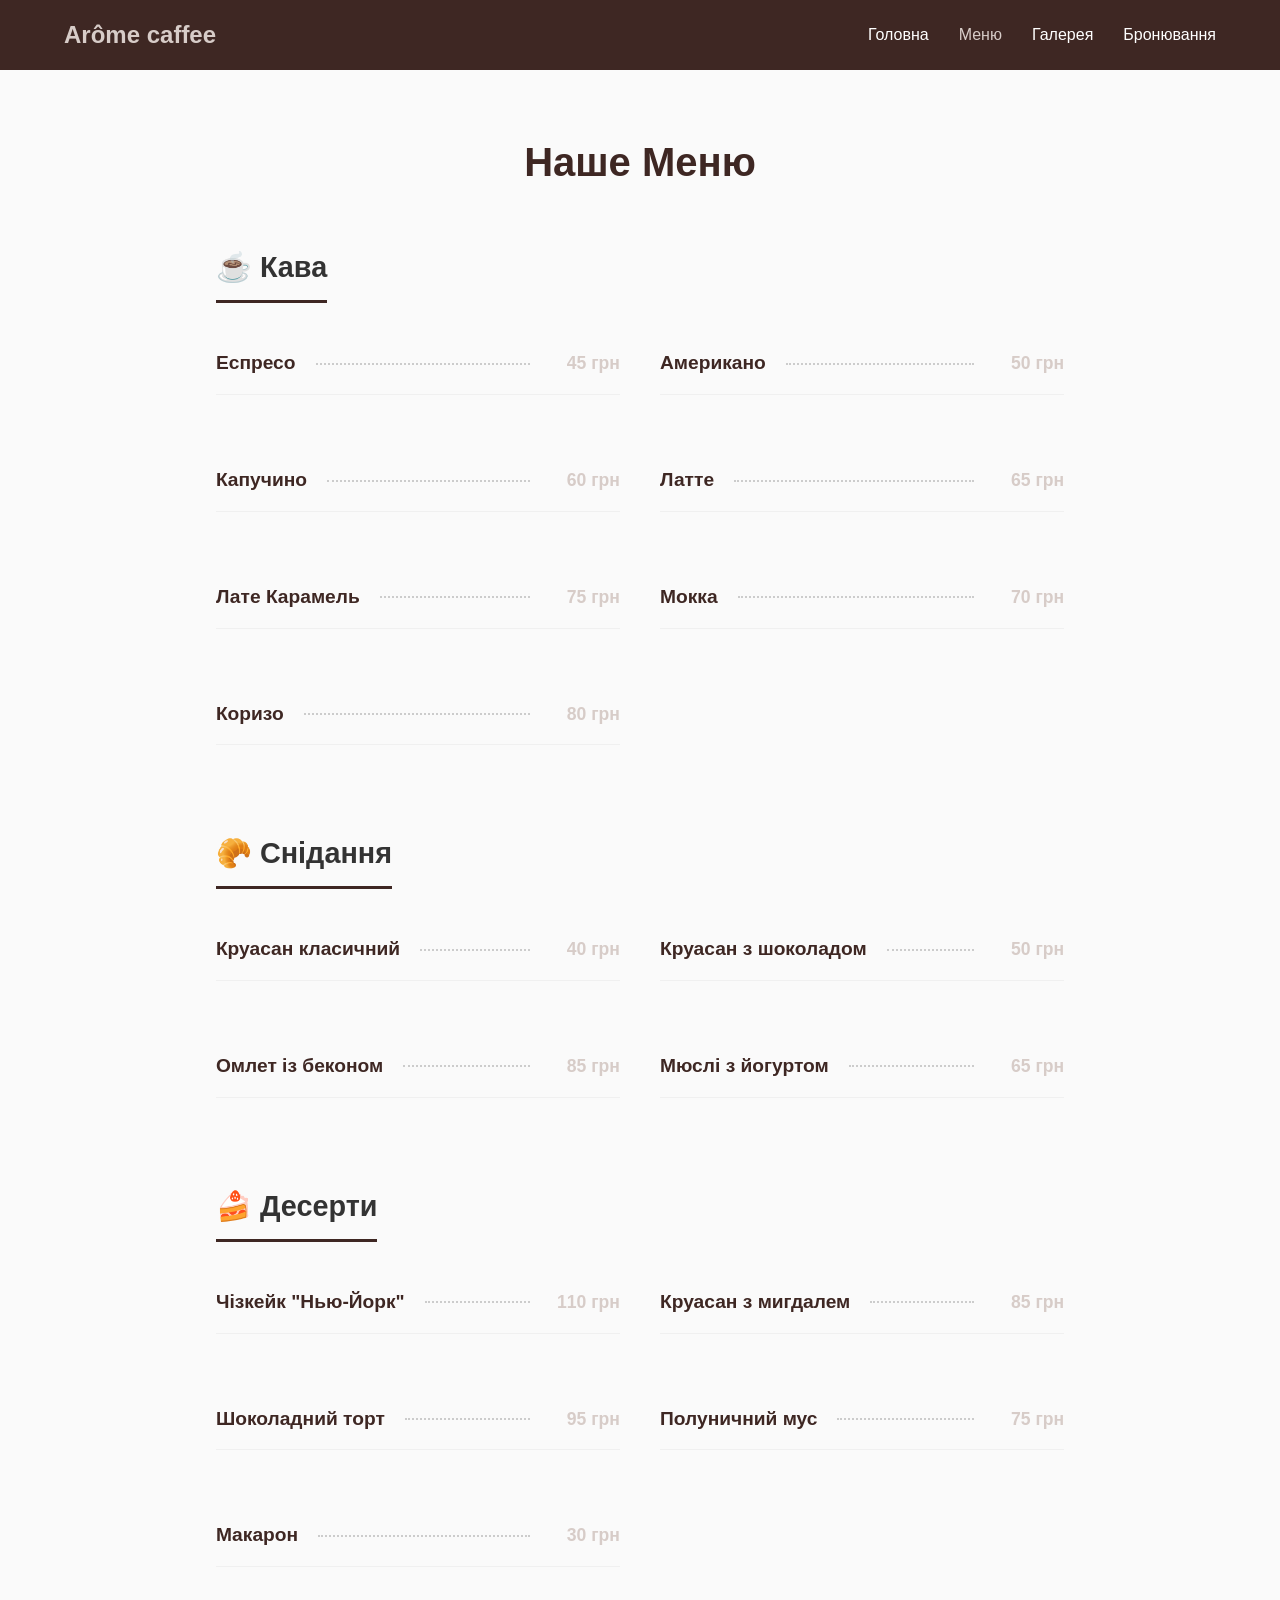
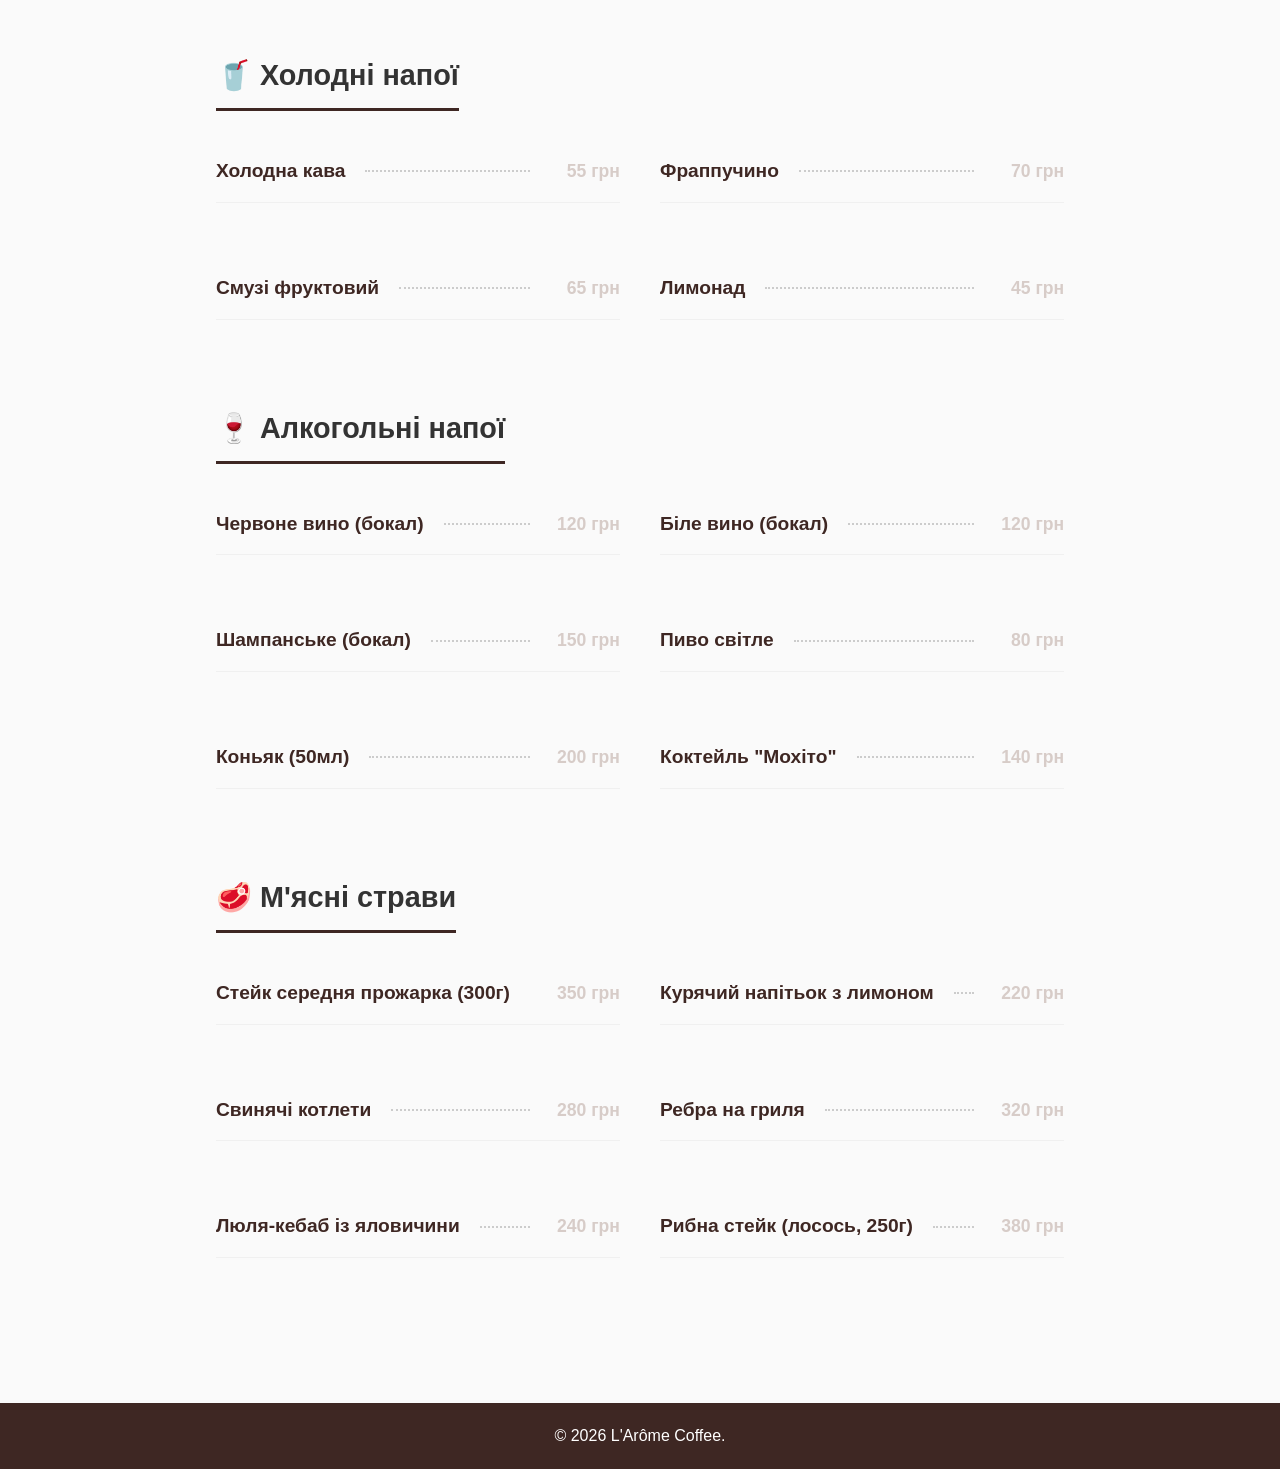
<file: menu.html>
<!DOCTYPE html>
<html lang="uk">
<head>
    <meta charset="UTF-8">
    <meta name="viewport" content="width=device-width, initial-scale=1.0">
    <title>Меню | Arôme caffee</title>
    <link rel="stylesheet" href="style.css">
</head>
<body>

    <header class="navbar">
        <div class="logo">Arôme caffee</div>
        <button class="hamburger" id="hamburger">
            <span></span>
            <span></span>
            <span></span>
        </button>
        <nav class="nav-menu" id="navMenu">
            <a href="index.html">Головна</a>
            <a href="menu.html" class="active">Меню</a>
            <a href="gallery.html">Галерея</a>
            <a href="booking.html">Бронювання</a>
        </nav>
    </header>

    <main class="menu-container">
        <h1>Наше Меню</h1>

        <section class="menu-section">
            <h2>☕ Кава</h2>
            <ul class="menu-list">
                <li class="menu-item">
                    <span class="dish-name">Еспресо</span>
                    <span class="dots"></span>
                    <span class="dish-price">45 грн</span>
                </li>
                <li class="menu-item">
                    <span class="dish-name">Американо</span>
                    <span class="dots"></span>
                    <span class="dish-price">50 грн</span>
                </li>
                <li class="menu-item">
                    <span class="dish-name">Капучино</span>
                    <span class="dots"></span>
                    <span class="dish-price">60 грн</span>
                </li>
                <li class="menu-item">
                    <span class="dish-name">Латте</span>
                    <span class="dots"></span>
                    <span class="dish-price">65 грн</span>
                </li>
                <li class="menu-item">
                    <span class="dish-name">Лате Карамель</span>
                    <span class="dots"></span>
                    <span class="dish-price">75 грн</span>
                </li>
                <li class="menu-item">
                    <span class="dish-name">Мокка</span>
                    <span class="dots"></span>
                    <span class="dish-price">70 грн</span>
                </li>
                <li class="menu-item">
                    <span class="dish-name">Коризо</span>
                    <span class="dots"></span>
                    <span class="dish-price">80 грн</span>
                </li>
            </ul>
        </section>

        <section class="menu-section">
            <h2>🥐 Снідання</h2>
            <ul class="menu-list">
                <li class="menu-item">
                    <span class="dish-name">Круасан класичний</span>
                    <span class="dots"></span>
                    <span class="dish-price">40 грн</span>
                </li>
                <li class="menu-item">
                    <span class="dish-name">Круасан з шоколадом</span>
                    <span class="dots"></span>
                    <span class="dish-price">50 грн</span>
                </li>
                <li class="menu-item">
                    <span class="dish-name">Омлет із беконом</span>
                    <span class="dots"></span>
                    <span class="dish-price">85 грн</span>
                </li>
                <li class="menu-item">
                    <span class="dish-name">Мюслі з йогуртом</span>
                    <span class="dots"></span>
                    <span class="dish-price">65 грн</span>
                </li>
            </ul>
        </section>

        <section class="menu-section">
            <h2>🍰 Десерти</h2>
            <ul class="menu-list">
                <li class="menu-item">
                    <span class="dish-name">Чізкейк "Нью-Йорк"</span>
                    <span class="dots"></span>
                    <span class="dish-price">110 грн</span>
                </li>
                <li class="menu-item">
                    <span class="dish-name">Круасан з мигдалем</span>
                    <span class="dots"></span>
                    <span class="dish-price">85 грн</span>
                </li>
                <li class="menu-item">
                    <span class="dish-name">Шоколадний торт</span>
                    <span class="dots"></span>
                    <span class="dish-price">95 грн</span>
                </li>
                <li class="menu-item">
                    <span class="dish-name">Полуничний мус</span>
                    <span class="dots"></span>
                    <span class="dish-price">75 грн</span>
                </li>
                <li class="menu-item">
                    <span class="dish-name">Макарон</span>
                    <span class="dots"></span>
                    <span class="dish-price">30 грн</span>
                </li>
            </ul>
        </section>

        <section class="menu-section">
            <h2>🥤 Холодні напої</h2>
            <ul class="menu-list">
                <li class="menu-item">
                    <span class="dish-name">Холодна кава</span>
                    <span class="dots"></span>
                    <span class="dish-price">55 грн</span>
                </li>
                <li class="menu-item">
                    <span class="dish-name">Фраппучино</span>
                    <span class="dots"></span>
                    <span class="dish-price">70 грн</span>
                </li>
                <li class="menu-item">
                    <span class="dish-name">Смузі фруктовий</span>
                    <span class="dots"></span>
                    <span class="dish-price">65 грн</span>
                </li>
                <li class="menu-item">
                    <span class="dish-name">Лимонад</span>
                    <span class="dots"></span>
                    <span class="dish-price">45 грн</span>
                </li>
            </ul>
        </section>

        <section class="menu-section">
            <h2>🍷 Алкогольні напої</h2>
            <ul class="menu-list">
                <li class="menu-item">
                    <span class="dish-name">Червоне вино (бокал)</span>
                    <span class="dots"></span>
                    <span class="dish-price">120 грн</span>
                </li>
                <li class="menu-item">
                    <span class="dish-name">Біле вино (бокал)</span>
                    <span class="dots"></span>
                    <span class="dish-price">120 грн</span>
                </li>
                <li class="menu-item">
                    <span class="dish-name">Шампанське (бокал)</span>
                    <span class="dots"></span>
                    <span class="dish-price">150 грн</span>
                </li>
                <li class="menu-item">
                    <span class="dish-name">Пиво світле</span>
                    <span class="dots"></span>
                    <span class="dish-price">80 грн</span>
                </li>
                <li class="menu-item">
                    <span class="dish-name">Коньяк (50мл)</span>
                    <span class="dots"></span>
                    <span class="dish-price">200 грн</span>
                </li>
                <li class="menu-item">
                    <span class="dish-name">Коктейль "Мохіто"</span>
                    <span class="dots"></span>
                    <span class="dish-price">140 грн</span>
                </li>
            </ul>
        </section>

        <section class="menu-section">
            <h2>🥩 М'яснi страви</h2>
            <ul class="menu-list">
                <li class="menu-item">
                    <span class="dish-name">Стейк середня прожарка (300г)</span>
                    <span class="dots"></span>
                    <span class="dish-price">350 грн</span>
                </li>
                <li class="menu-item">
                    <span class="dish-name">Курячий напітьок з лимоном</span>
                    <span class="dots"></span>
                    <span class="dish-price">220 грн</span>
                </li>
                <li class="menu-item">
                    <span class="dish-name">Свинячі котлети</span>
                    <span class="dots"></span>
                    <span class="dish-price">280 грн</span>
                </li>
                <li class="menu-item">
                    <span class="dish-name">Ребра на гриля</span>
                    <span class="dots"></span>
                    <span class="dish-price">320 грн</span>
                </li>
                <li class="menu-item">
                    <span class="dish-name">Люля-кебаб із яловичини</span>
                    <span class="dots"></span>
                    <span class="dish-price">240 грн</span>
                </li>
                <li class="menu-item">
                    <span class="dish-name">Рибна стейк (лосось, 250г)</span>
                    <span class="dots"></span>
                    <span class="dish-price">380 грн</span>
                </li>
            </ul>
        </section>
    </main>
    <footer>
        <p>&copy; 2026 L'Arôme Coffee.</p>
    </footer>
    <script src="script.js"></script>
</body>
</html>
</file>
<file: style.css>
:root {
    --primary-color: #3e2723; 
    --accent-color: #d7ccc8;  
    --text-color: #333;
    --bg-color: #fafafa;
}

* {
    box-sizing: border-box;
    margin: 0;
    padding: 0;
}

body {
    font-family: 'Segoe UI', Tahoma, Geneva, Verdana, sans-serif;
    background-color: var(--bg-color);
    color: var(--text-color);
    line-height: 1.6;
    display: flex;
    flex-direction: column;
    min-height: 100vh;
}

.navbar {
    display: flex;
    justify-content: space-between;
    align-items: center;
    padding: 1rem 5%;
    background-color: var(--primary-color);
    color: #fff;
    position: sticky;
    top: 0;
    z-index: 100;
}

.logo {
    font-size: 1.5rem;
    font-weight: bold;
    color: var(--accent-color);
}

.hamburger {
    display: none;
    flex-direction: column;
    background: none;
    border: none;
    cursor: pointer;
    padding: 8px;
}

.hamburger span {
    width: 25px;
    height: 3px;
    background-color: #fff;
    margin: 5px 0;
    transition: all 0.3s ease;
    border-radius: 2px;
}

.hamburger.active span:nth-child(1) {
    transform: rotate(45deg) translate(10px, 10px);
}

.hamburger.active span:nth-child(2) {
    opacity: 0;
}

.hamburger.active span:nth-child(3) {
    transform: rotate(-45deg) translate(10px, -10px);
}

.nav-menu {
    display: flex;
    gap: 30px;
}

.nav-menu a {
    color: #fff;
    text-decoration: none;
    font-weight: 500;
    transition: color 0.3s;
}

.nav-menu a:hover, .nav-menu a.active {
    color: var(--accent-color);
}

.parallax {
    background-image: url('./Img/pexels-haleyve-3968061.jpg'); 
    height: 100vh;
    background-attachment: fixed;
    background-position: center;
    background-repeat: no-repeat;
    background-size: cover;
    background-color: #3e2723;
    display: flex;
    align-items: center;
    justify-content: center;
    text-align: center;
}

.hero-content h1 {
    font-size: 3.5rem;
    color: #fff;
    text-shadow: 2px 2px 4px rgba(0,0,0,0.7);
    margin-bottom: 0.5rem;
}

.hero-content p {
    font-size: 1.5rem;
    color: #f0f0f0;
    margin-bottom: 2rem;
    text-shadow: 1px 1px 2px rgba(0,0,0,0.7);
}

.btn {
    display: inline-block;
    padding: 12px 30px;
    background-color: var(--accent-color);
    color: var(--primary-color);
    text-decoration: none;
    font-weight: bold;
    border-radius: 4px;
    transition: background 0.3s;
    border: none;
    cursor: pointer;
}

.btn:hover {
    background-color: #fff;
}

footer {
    background-color: var(--primary-color);
    color: #fff;
    text-align: center;
    padding: 20px 0;
    margin-top: auto;
}

.content-block {
    max-width: 900px;
    margin: 40px auto;
    padding: 0 20px;
    flex: 1;
}

.menu-container {
    max-width: 1000px;
    margin: 60px auto;
    padding: 0 20px;
    flex: 1;
}

.menu-container h1 {
    font-size: 2.5rem;
    color: var(--primary-color);
    margin-bottom: 50px;
    text-align: center;
    font-weight: 700;
}

.menu-section {
    margin-bottom: 60px;
}

.menu-section h2 {
    border-bottom: 3px solid var(--primary-color);
    display: inline-block;
    margin-bottom: 30px;
    padding-bottom: 10px;
    font-size: 1.8rem;
    font-weight: 700;
}

.menu-list {
    list-style: none;
    display: grid;
    grid-template-columns: 1fr 1fr;
    gap: 30px 40px;
}

.menu-item {
    display: flex;
    align-items: baseline;
    margin-bottom: 25px;
    padding: 15px 0;
    border-bottom: 1px solid #f0f0f0;
}

.dish-name {
    font-weight: bold;
    padding-right: 10px;
    font-size: 1.2rem;
    color: var(--primary-color);
}

.dots {
    flex: 1;
    border-bottom: 2px dotted #ccc;
    margin: 0 10px;
    min-height: 0;
    align-self: center;
}

.dish-price {
    font-weight: bold;
    padding-left: 10px;
    color: var(--accent-color);
    font-size: 1.1rem;
    min-width: 80px;
    text-align: right;
}

.gallery-container {
    padding: 40px 5%;
    text-align: center;
    flex: 1;
}

.gallery-grid {
    display: grid;
    grid-template-columns: repeat(auto-fit, minmax(300px, 1fr)); 
    gap: 30px;
    margin-top: 30px;
}

.gallery-item {
    border-radius: 12px;
    overflow: hidden;
    box-shadow: 0 4px 12px rgba(0, 0, 0, 0.1);
    transition: transform 0.3s, box-shadow 0.3s;
    padding: 8px;
    background: #fff;
}

.gallery-item:hover {
    transform: translateY(-8px);
    box-shadow: 0 8px 20px rgba(0, 0, 0, 0.15);
}

.gallery-item img {
    width: 100%;
    height: 300px;
    object-fit: cover;
    border-radius: 8px;
    transition: transform 0.3s;
}

.gallery-item img:hover {
    transform: scale(1.05);
}

.booking-section {
    flex: 1;
    min-height: 500px;
    display: flex;
    align-items: center;
    justify-content: center;
    padding: 40px 20px;
}

.booking-form-container {
    background: linear-gradient(180deg, #ffffff 0%, #fcf9f7 100%);
    padding: 60px 50px;
    border-radius: 20px;
    width: 100%;
    max-width: 520px;
    box-shadow: 0 15px 50px rgba(62, 39, 35, 0.25),
                0 0 1px rgba(62, 39, 35, 0.1);
    border: 1px solid rgba(215, 204, 200, 0.6);
    backdrop-filter: blur(10px);
}

.booking-form-container h2 {
    color: var(--primary-color);
    margin-bottom: 15px;
    text-align: center;
    font-size: 2.2rem;
    font-weight: 700;
    letter-spacing: -0.5px;
}

.form-description {
    text-align: center;
    color: #999;
    font-size: 0.95rem;
    margin-bottom: 30px;
    font-style: italic;
}

.form-group {
    margin-bottom: 6px;
    text-align: left;
}

.form-row {
    display: grid;
    grid-template-columns: 1fr 1fr;
    gap: 20px;
    margin-bottom: 24px;
}

.form-group-half {
    margin-bottom: 0;
}

.form-group label {
    display: block;
    margin-bottom: 10px;
    font-weight: 650;
    color: var(--primary-color);
    font-size: 0.98rem;
    letter-spacing: 0.3px;
}

.form-error {
    display: block;
    color: #d32f2f;
    font-size: 0.85rem;
    margin-top: 5px;
    min-height: 16px;
}

.form-checkbox {
    display: flex;
    align-items: center;
    gap: 12px;
    margin-top: 50PX;
}

.form-checkbox input[type="checkbox"] {
    width: 20px;
    height: 20px;
    cursor: pointer;
    accent-color: var(--accent-color);
}

.checkbox-label {
    margin: 0;
    font-size: 0.9rem;
    cursor: pointer;
    font-weight: 500;
    color: var(--text-color);
}

input[type="text"],
input[type="number"],
input[type="date"],
input[type="time"] {
    width: 100%;
    padding: 14px 16px;
    border: 2px solid #e0d5ce;
    border-radius: 10px;
    font-size: 1rem;
    font-family: inherit;
    background: #fafaf8;
    transition: all 0.3s cubic-bezier(0.4, 0, 0.2, 1);
    color: var(--text-color);
}

input[type="text"]::placeholder,
input[type="number"]::placeholder {
    color: #b8a89f;
}

input[type="text"]:focus,
input[type="number"]:focus,
input[type="date"]:focus,
input[type="time"]:focus {
    outline: none;
    border-color: var(--accent-color);
    background: #fff;
    box-shadow: 0 0 0 4px rgba(215, 204, 200, 0.3),
                inset 0 0 0 1px rgba(62, 39, 35, 0.05);
}

input[type="date"],
input[type="time"] {
    cursor: pointer;
}
input[type="date"]::-webkit-calendar-picker-indicator,
input[type="time"]::-webkit-calendar-picker-indicator {
    cursor: pointer;
    color: var(--primary-color);
}
.guests-selector {
    display: flex;
    align-items: center;
    gap: 0;
    border: 2px solid #e0d5ce;
    border-radius: 10px;
    overflow: hidden;
    background: #fafaf8;
}

.guest-btn {
    background: var(--accent-color);
    border: none;
    padding: 12px 16px;
    font-size: 1.2rem;
    cursor: pointer;
    transition: all 0.3s;
    color: #fff;
    font-weight: bold;
}

.guest-btn:hover {
    background: #c9a896;
}

.guest-btn:active {
    transform: scale(0.95);
}

#guests {
    flex: 1;
    border: none;
    background: transparent;
    text-align: center;
    font-size: 1.2rem;
    font-weight: bold;
    color: var(--primary-color);
    padding: 12px 16px;
}

#guests:focus {
    outline: none;
}

.btn-full {
    width: 100%;
    padding: 16px 20px;
    font-size: 1.05rem;
    font-weight: 700;
    background: linear-gradient(135deg, var(--accent-color) 0%, #c9a896 100%);
    color: #fff;
    border: none;
    border-radius: 10px;
    cursor: pointer;
    transition: all 0.3s cubic-bezier(0.4, 0, 0.2, 1);
    box-shadow: 0 6px 20px rgba(62, 39, 35, 0.15);
    text-transform: uppercase;
    letter-spacing: 0.8px;
    position: relative;
    overflow: hidden;
}

.btn-full::before {
    content: '';
    position: absolute;
    top: 0;
    left: -100%;
    width: 100%;
    height: 100%;
    background: rgba(255, 255, 255, 0.2);
    transition: left 0.3s ease;
}

.btn-full:hover::before {
    left: 100%;
}

.btn-full:hover {
    background: linear-gradient(135deg, #e8d7d0 0%, #d7ccc8 100%);
    transform: translateY(-3px);
    box-shadow: 0 10px 30px rgba(62, 39, 35, 0.25);
    color: var(--primary-color);
}

.btn-full:active {
    transform: translateY(-1px);
    box-shadow: 0 6px 15px rgba(62, 39, 35, 0.2);
}

/* --- Адаптивність (Mobile) --- */
@media (max-width: 768px) {
    .navbar {
        flex-direction: row;
        justify-content: space-between;
        align-items: center;
    }

    .hamburger {
        display: flex;
        order: 2;
    }

    .logo {
        order: 1;
    }

    .nav-menu {
        order: 3;
        position: fixed;
        left: -100%;
        top: 60px;
        flex-direction: column;
        background-color: var(--primary-color);
        width: 100%;
        text-align: center;
        transition: 0.3s;
        box-shadow: 0 10px 27px rgba(0, 0, 0, 0.05);
        padding: 20px 0;
        gap: 0;
    }

    .nav-menu.active {
        left: 0;
    }

    .nav-menu a {
        display: block;
        padding: 15px 0;
        transition: background-color 0.3s;
    }

    .nav-menu a:hover {
        background-color: rgba(215, 204, 200, 0.1);
    }

    .hero-content h1 {
        font-size: 2.2rem;
    }

    .booking-form-container {
        padding: 40px 25px;
        max-width: 100%;
    }

    .booking-form-container h2 {
        font-size: 1.6rem;
    }

    .form-description {
        font-size: 0.85rem;
        margin-bottom: 25px;
    }

    .form-row {
        grid-template-columns: 1fr;
        gap: 15px;
        margin-bottom: 20px;
    }

    .form-group {
        margin-bottom: 20px;
    }

    .form-group label {
        font-size: 0.9rem;
    }

    input[type="text"],
    input[type="number"],
    input[type="date"],
    input[type="time"] {
        padding: 12px 14px;
        font-size: 16px;
    }

    .guests-selector {
        height: 44px;
    }

    .guest-btn {
        padding: 10px 14px;
        font-size: 1.1rem;
    }

    #guests {
        padding: 10px 12px;
        font-size: 1.1rem;
    }

    .btn-full {
        padding: 14px 16px;
        font-size: 0.95rem;
        letter-spacing: 0.5px;
    }

    .gallery-grid {
        gap: 20px;
        grid-template-columns: repeat(auto-fit, minmax(250px, 1fr));
    }

    .gallery-item {
        padding: 6px;
    }

    .gallery-item img {
        height: 250px;
    }

    /* Адаптація меню: перетворення списку на картки */
    .menu-container h1 {
        font-size: 1.8rem;
        margin-bottom: 30px;
    }

    .menu-section {
        margin-bottom: 40px;
    }

    .menu-list {
        grid-template-columns: 1fr;
        gap: 15px 20px;
    }

    .menu-section h2 {
        font-size: 1.4rem;
        margin-bottom: 20px;
        padding-bottom: 8px;
    }

    .menu-item {
        flex-direction: column;
        align-items: flex-start;
        background: #fff;
        border: 2px solid #eee;
        padding: 20px;
        border-radius: 12px;
        box-shadow: 0 2px 8px rgba(0,0,0,0.08);
        margin-bottom: 20px;
        border-bottom: none;
    }

    .dish-name {
        font-size: 1.1rem;
        margin-bottom: 10px;
    }

    .dots {
        display: none;
    }

    .dish-price {
        align-self: flex-end;
        background-color: var(--accent-color);
        padding: 8px 16px;
        border-radius: 6px;
        color: #fff;
        font-size: 1rem;
        text-align: center;
        min-width: auto;
    }

    .dots {
        display: none;
    }

    .dish-name {
        font-size: 1.2rem;
        margin-bottom: 5px;
        color: var(--primary-color);
    }
    
    .dish-price {
        align-self: flex-end;
        background-color: var(--accent-color);
        padding: 5px 10px;
        border-radius: 4px;
        color: #333;
    }
}
</file>
